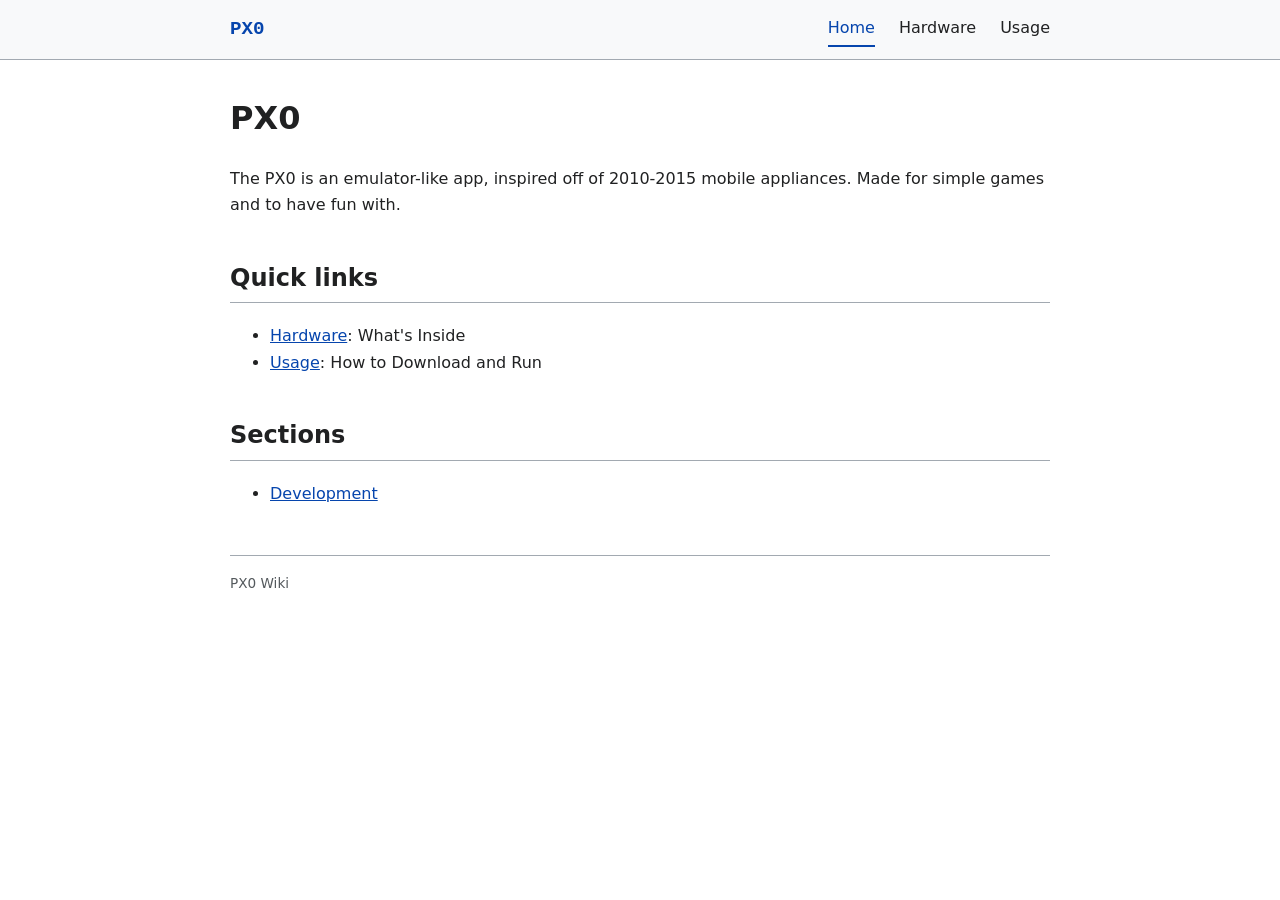
<file: index.html>
<!DOCTYPE html>
<html lang="en">
<head>
  <meta charset="UTF-8">
  <meta name="viewport" content="width=device-width, initial-scale=1">
  <title>PX0 Wiki</title>
  <link rel="stylesheet" href="style.css">
</head>
<body>

  <!-- Top bar: same on every page. Move class "active" to the current page. -->
  <header class="topbar">
    <div class="inner">
      <a class="logo" href="index.html">PX0</a>
      <a class="nav active" href="index.html">Home</a>
      <a class="nav" href="hardware.html">Hardware</a>
      <a class="nav" href="usage.html">Usage</a>
    </div>
  </header>

  <main>
    <h1>PX0</h1>
    <p>The PX0 is an emulator-like app, inspired off of 2010-2015 mobile appliances. Made for simple games and to have fun with.</p>

    <h2>Quick links</h2>
    <ul>
      <li><a href="hardware.html">Hardware</a>: <span>What's Inside</span></li>
      <li><a href="usage.html">Usage</a>: <span>How to Download and Run</span></li>
    </ul>
	
	<h2>Sections</h2>
    <ul>
      <li><a href="scdev.html">Development</a></li>
    </ul>

    <footer>PX0 Wiki</footer>
  </main>

</body>
</html>
</file>
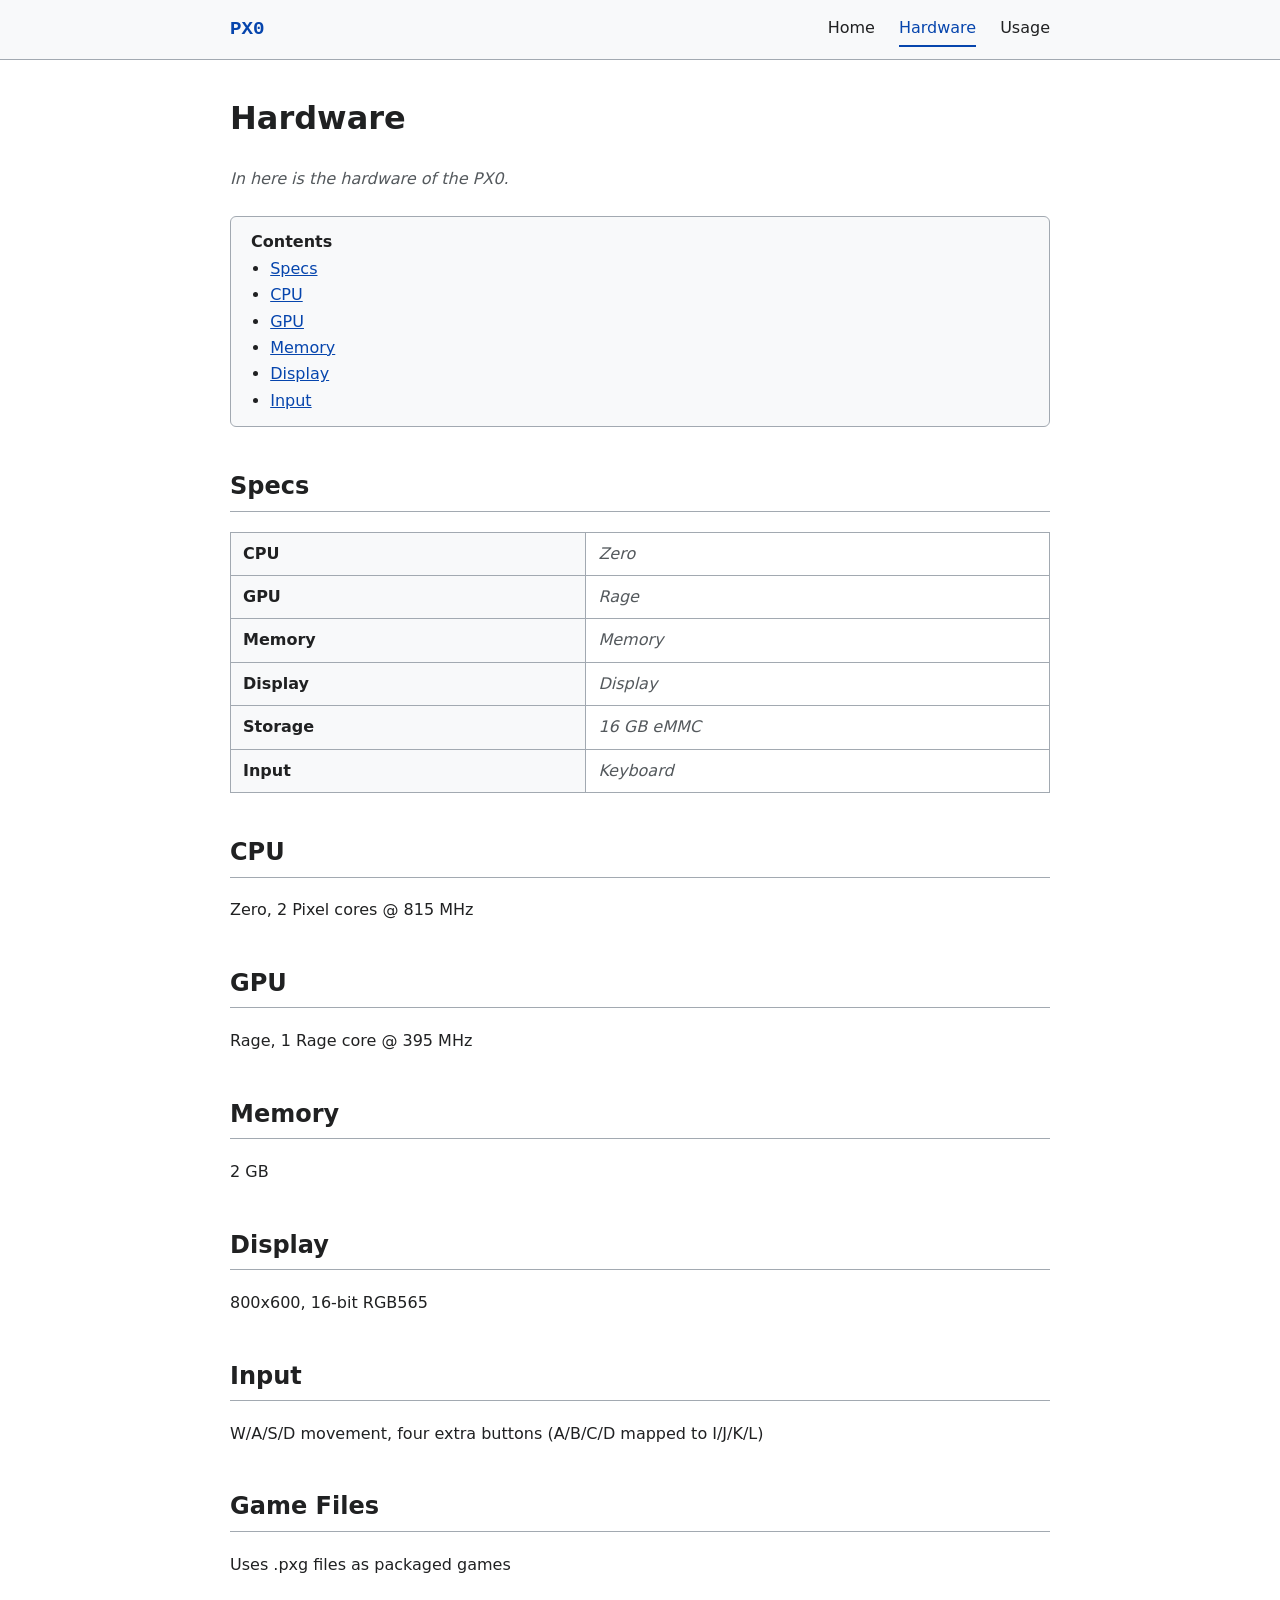
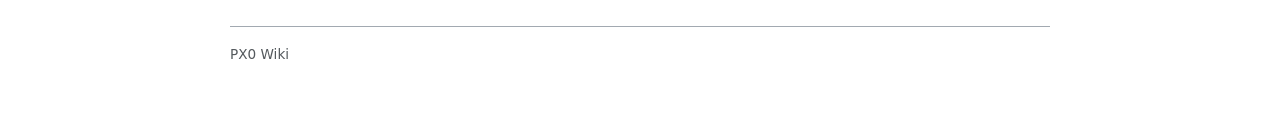
<file: hardware.html>
<!DOCTYPE html>
<html lang="en">
<head>
  <meta charset="UTF-8">
  <meta name="viewport" content="width=device-width, initial-scale=1">
  <title>Hardware - PX0 Wiki</title>
  <link rel="stylesheet" href="style.css">
</head>
<body>

  <header class="topbar">
    <div class="inner">
      <a class="logo" href="index.html">PX0</a>
      <a class="nav" href="index.html">Home</a>
      <a class="nav active" href="hardware.html">Hardware</a>
      <a class="nav" href="usage.html">Usage</a>
    </div>
  </header>

  <main>
    <h1>Hardware</h1>
    <p class="placeholder">In here is the hardware of the PX0.</p>

    <!-- Contents: add a line here for each section below -->
    <nav class="toc">
      <strong>Contents</strong>
      <ul>
        <li><a href="#specs">Specs</a></li>
        <li><a href="#cpu">CPU</a></li>
		<li><a href="#gpu">GPU</a></li>
        <li><a href="#memory">Memory</a></li>
        <li><a href="#display">Display</a></li>
        <li><a href="#input">Input</a></li>
      </ul>
    </nav>

    <h2 id="specs">Specs</h2>
    <table>
      <tbody>
        <tr><th>CPU</th>     <td class="placeholder">Zero</td></tr>
		<tr><th>GPU</th>     <td class="placeholder">Rage</td></tr>
        <tr><th>Memory</th>  <td class="placeholder">Memory</td></tr>
        <tr><th>Display</th> <td class="placeholder">Display</td></tr>
        <tr><th>Storage</th> <td class="placeholder">16 GB eMMC</td></tr>
        <tr><th>Input</th>   <td class="placeholder">Keyboard</td></tr>
      </tbody>
    </table>

    <h2 id="cpu">CPU</h2>
    <p>Zero, 2 Pixel cores @ 815 MHz</p>

	<h2 id="gpu">GPU</h2>
    <p>Rage, 1 Rage core @ 395 MHz</p>

    <h2 id="memory">Memory</h2>
    <p>2 GB</p>

    <h2 id="display">Display</h2>
    <p>800x600, 16-bit RGB565</p>

    <h2 id="input">Input</h2>
    <p>W/A/S/D movement, four extra buttons (A/B/C/D mapped to I/J/K/L)</p>

	<h2 id="new-section">Game Files</h2>
    <p>Uses .pxg files as packaged games</p>

    <!--
      NEW SECTION: copy this block, paste it above the footer,
      then add a matching link to the Contents list at the top.

      <h2 id="new-section">New Section</h2>
      <p>Text goes here.</p>
    -->

    <footer>PX0 Wiki</footer>
  </main>

</body>
</html>
</file>
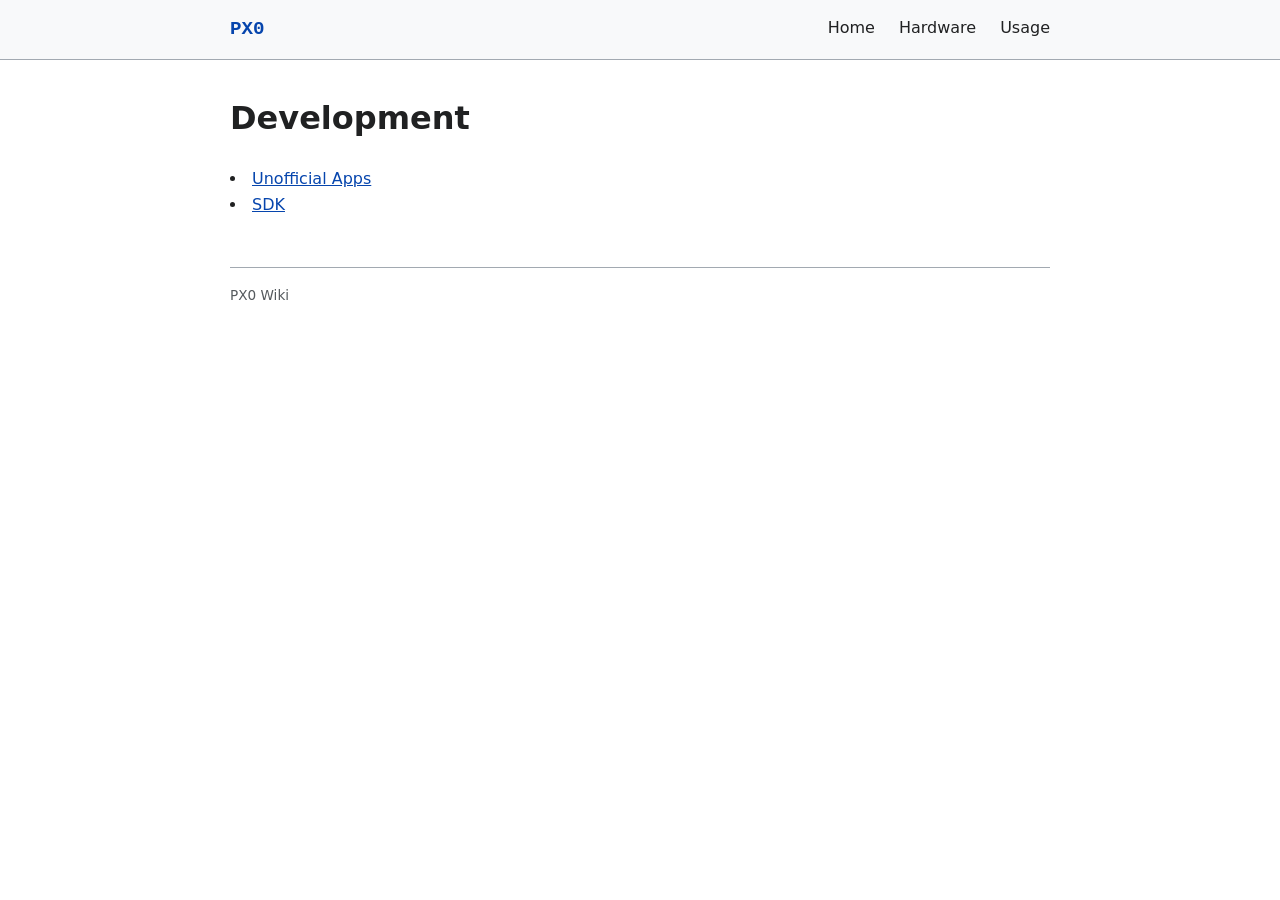
<file: scdev.html>
<!DOCTYPE html>
<html lang="en">
<head>
  <meta charset="UTF-8">
  <meta name="viewport" content="width=device-width, initial-scale=1">
  <title>Development - PX0 Wiki</title>
  <link rel="stylesheet" href="style.css">
</head>
<body>

  <header class="topbar">
    <div class="inner">
      <a class="logo" href="index.html">PX0</a>
      <a class="nav" href="index.html">Home</a>
      <a class="nav" href="hardware.html">Hardware</a>
      <a class="nav" href="usage.html">Usage</a>
    </div>
  </header>

  <main>
    <h1>Development</h1>

    <li><a href="unapp.html">Unofficial Apps</a></li>
	<li><a href="sdk.html">SDK</a></li>

    <footer>PX0 Wiki</footer>
  </main>

</body>
</html>
</file>
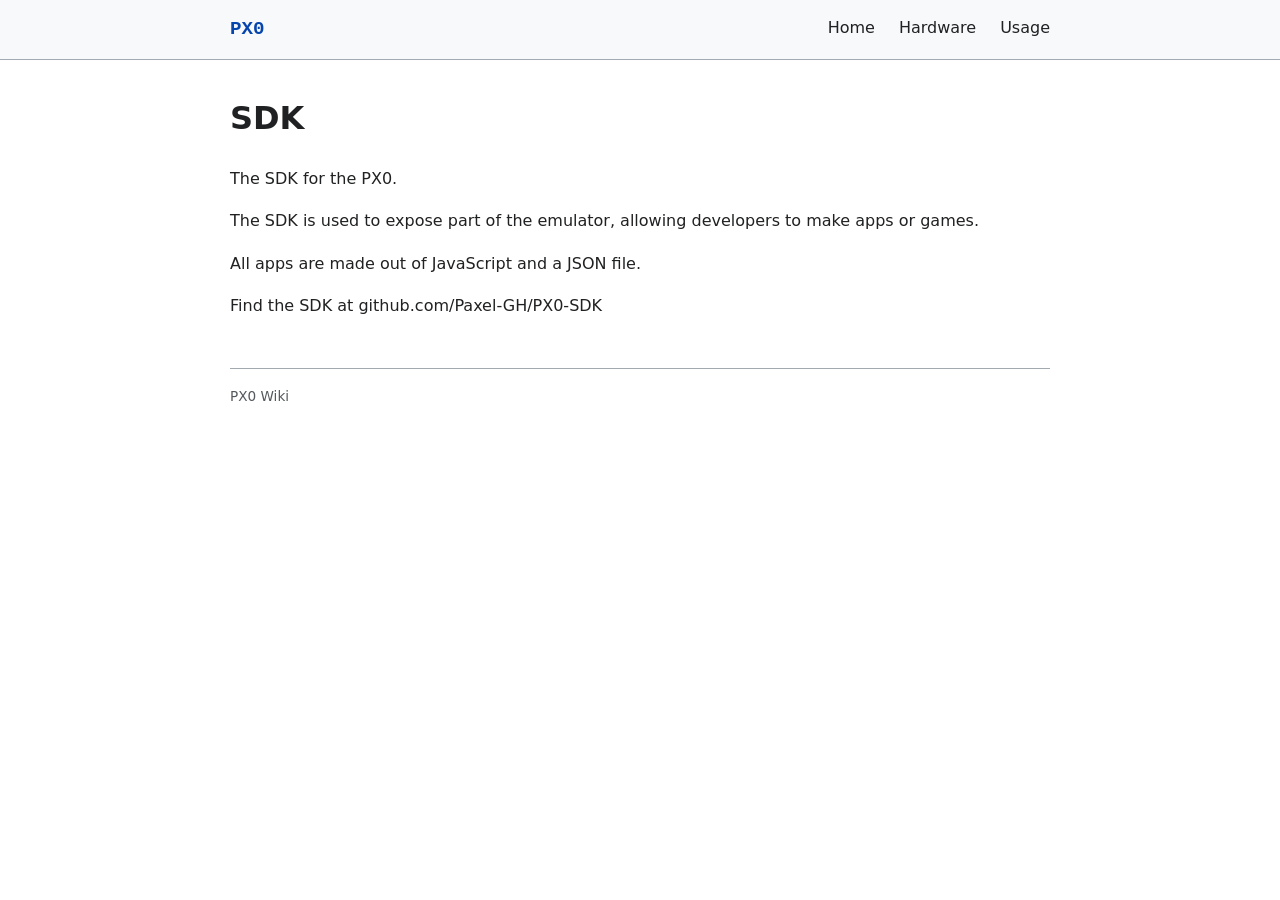
<file: sdk.html>
<!DOCTYPE html>
<html lang="en">
<head>
  <meta charset="UTF-8">
  <meta name="viewport" content="width=device-width, initial-scale=1">
  <title>SDK - PX0 Wiki</title>
  <link rel="stylesheet" href="style.css">
</head>
<body>

  <!-- Top bar: same on every page. Move class "active" to the current page. -->
  <header class="topbar">
    <div class="inner">
      <a class="logo" href="index.html">PX0</a>
      <a class="nav " href="index.html">Home</a>
      <a class="nav" href="hardware.html">Hardware</a>
      <a class="nav" href="usage.html">Usage</a>
    </div>
  </header>

  <main>
    <h1>SDK</h1>
    <p>The SDK for the PX0.</p>
	<p>The SDK is used to expose part of the emulator, allowing developers to make apps or games.</p>
	<p>All apps are made out of JavaScript and a JSON file.</p>
	<p>Find the SDK at github.com/Paxel-GH/PX0-SDK</p>
	
    <footer>PX0 Wiki</footer>
  </main>

</body>
</html>
</file>
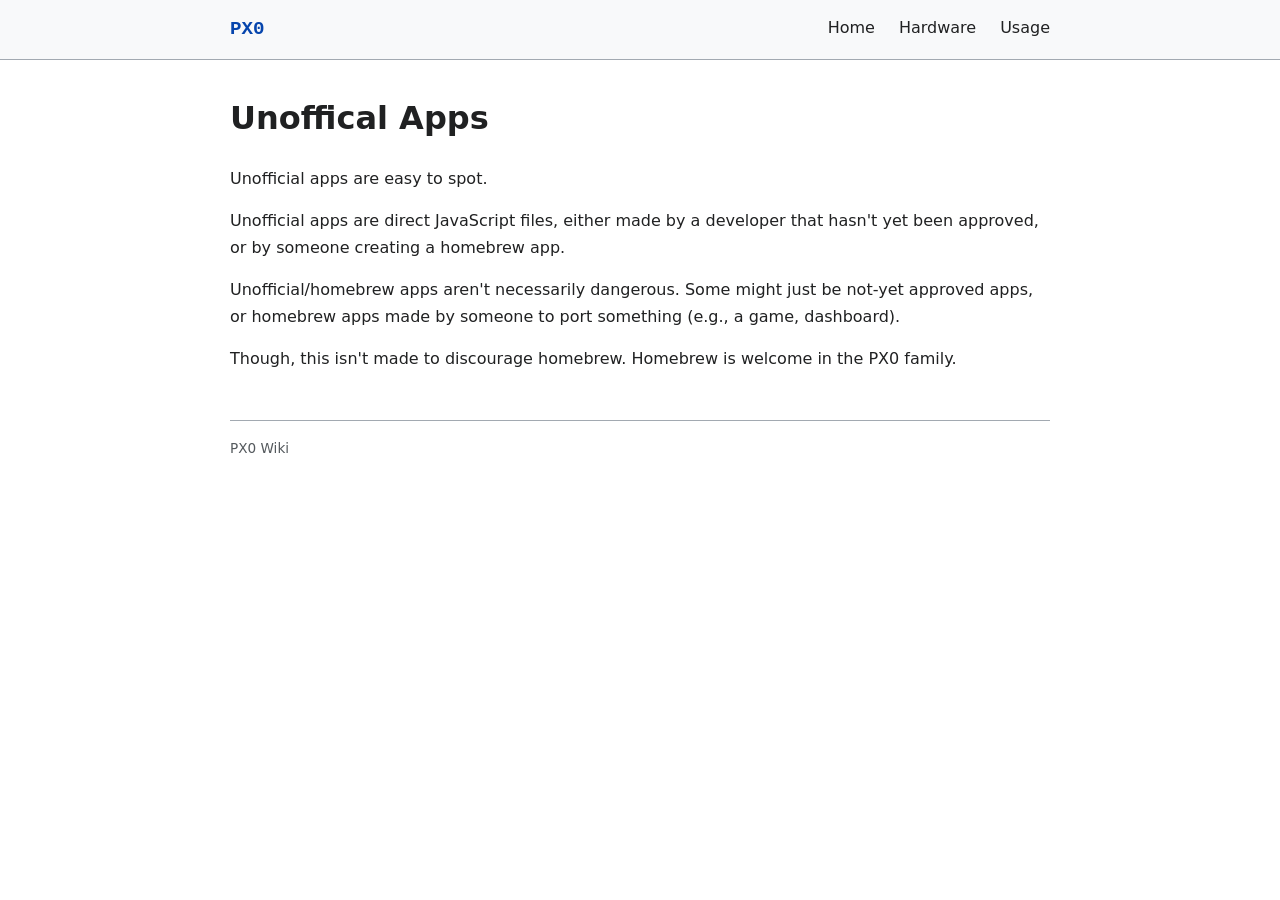
<file: unapp.html>
<!DOCTYPE html>
<html lang="en">
<head>
  <meta charset="UTF-8">
  <meta name="viewport" content="width=device-width, initial-scale=1">
  <title>Unofficial Apps - PX0 Wiki</title>
  <link rel="stylesheet" href="style.css">
</head>
<body>

  <!-- Top bar: same on every page. Move class "active" to the current page. -->
  <header class="topbar">
    <div class="inner">
      <a class="logo" href="index.html">PX0</a>
      <a class="nav " href="index.html">Home</a>
      <a class="nav" href="hardware.html">Hardware</a>
      <a class="nav" href="usage.html">Usage</a>
    </div>
  </header>

  <main>
    <h1>Unoffical Apps</h1>
    <p>Unofficial apps are easy to spot.</p>
	<p>Unofficial apps are direct JavaScript files, either made by a developer that hasn't yet been approved, or by someone creating a homebrew app.</p>
	<p>Unofficial/homebrew apps aren't necessarily dangerous. Some might just be not-yet approved apps, or homebrew apps made by someone to port something (e.g., a game, dashboard).</p>
	<p>Though, this isn't made to discourage homebrew. Homebrew is welcome in the PX0 family.</p>
	
    <footer>PX0 Wiki</footer>
  </main>

</body>
</html>
</file>
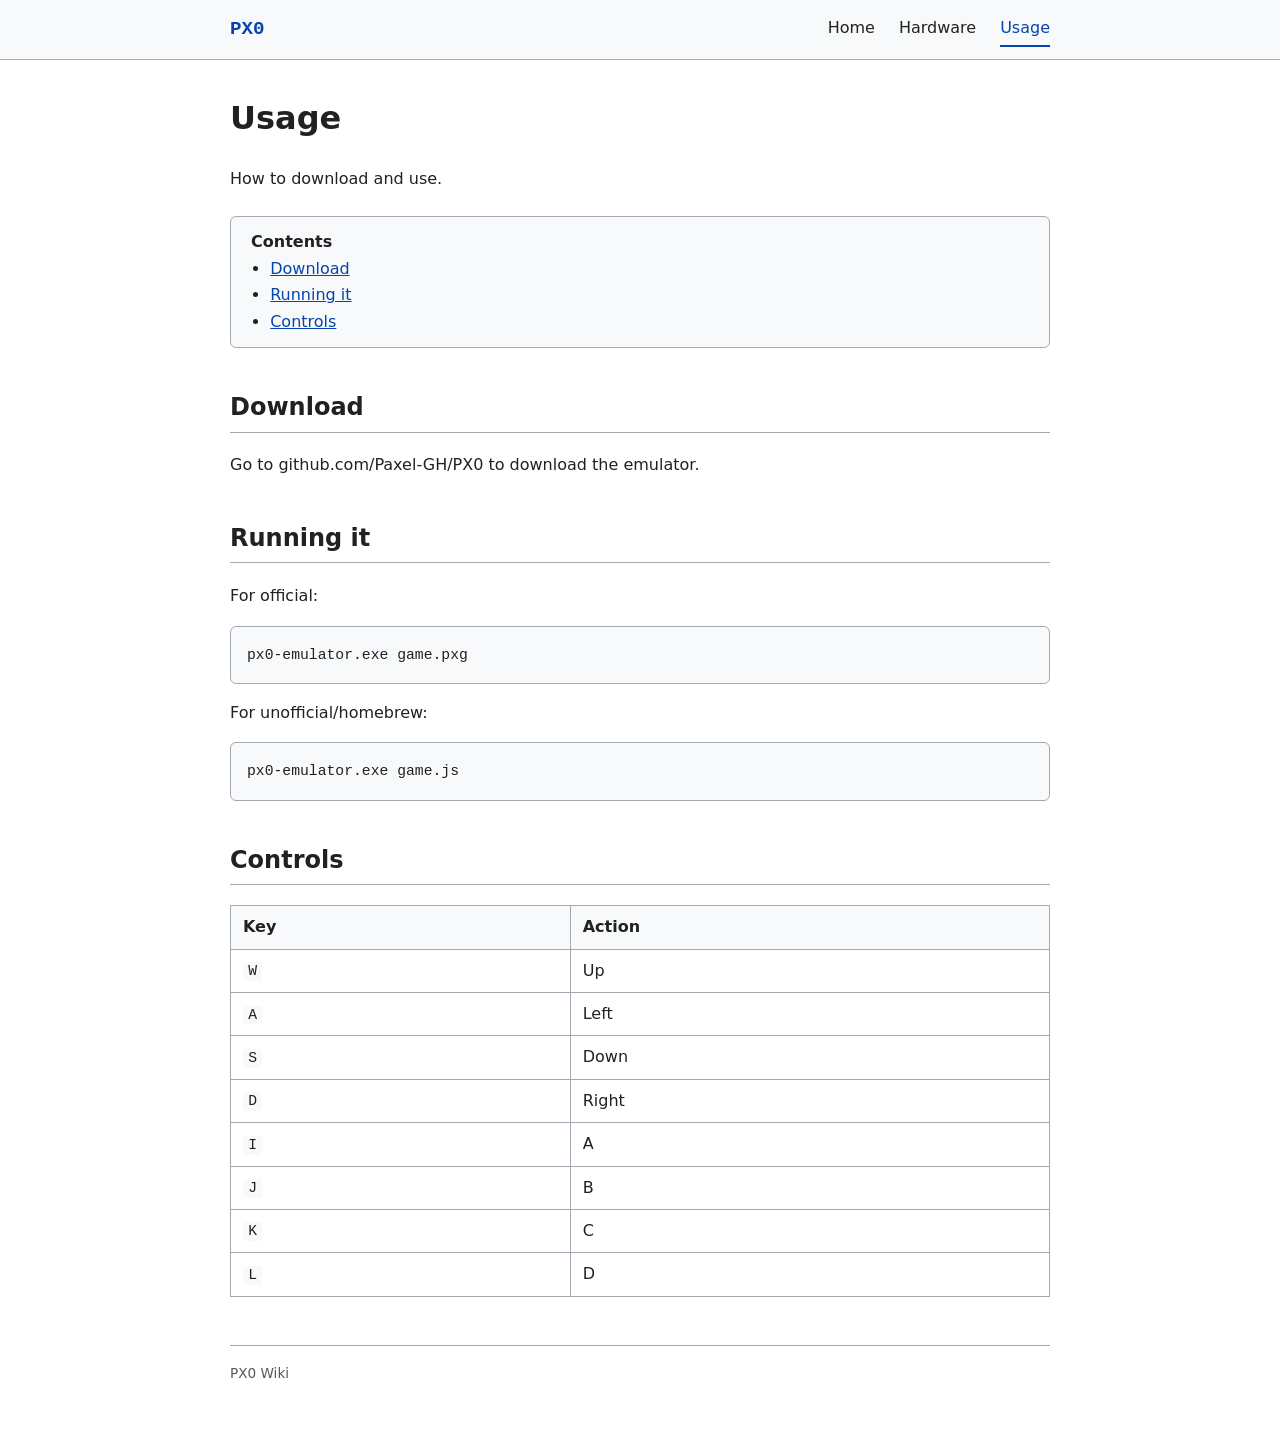
<file: usage.html>
<!DOCTYPE html>
<html lang="en">
<head>
  <meta charset="UTF-8">
  <meta name="viewport" content="width=device-width, initial-scale=1">
  <title>Usage - PX0 Wiki</title>
  <link rel="stylesheet" href="style.css">
</head>
<body>

  <header class="topbar">
    <div class="inner">
      <a class="logo" href="index.html">PX0</a>
      <a class="nav" href="index.html">Home</a>
      <a class="nav" href="hardware.html">Hardware</a>
      <a class="nav active" href="usage.html">Usage</a>
    </div>
  </header>

  <main>
    <h1>Usage</h1>
    <p>How to download and use.</p>

    <nav class="toc">
      <strong>Contents</strong>
      <ul>
        <li><a href="#download">Download</a></li>
        <li><a href="#running">Running it</a></li>
        <li><a href="#controls">Controls</a></li>
      </ul>
    </nav>

    <h2 id="download">Download</h2>
    <p>Go to github.com/Paxel-GH/PX0 to download the emulator.</p>

    <h2 id="running">Running it</h2>
	<p>For official:</p>
    <pre><code>px0-emulator.exe game.pxg</code></pre>
	<p>For unofficial/homebrew:</p>
	<pre><code>px0-emulator.exe game.js</code></pre>

    <h2 id="controls">Controls</h2>
    <table>
      <thead>
        <tr><th>Key</th><th>Action</th></tr>
      </thead>
      <tbody>
        <tr><td><code>W</code></td><td>Up</td></tr>
		<tr><td><code>A</code></td><td>Left</td></tr>
		<tr><td><code>S</code></td><td>Down</td></tr>
		<tr><td><code>D</code></td><td>Right</td></tr>
		<tr><td><code>I</code></td><td>A</td></tr>
		<tr><td><code>J</code></td><td>B</td></tr>
		<tr><td><code>K</code></td><td>C</td></tr>
		<tr><td><code>L</code></td><td>D</td></tr>
      </tbody>
    </table>

    <footer>PX0 Wiki</footer>
  </main>

</body>
</html>
</file>
<file: style.css>
/* PX0 Wiki stylesheet
   Tweak the colors/fonts in :root and everything else follows. */

:root {
  --bg: #FFFFFF;
  --bg-alt: #F8F9FA;
  --text: #202122;
  --text-dim: #54595D;
  --accent: #0645AD;
  --border: #A2A9B1;

  --font-body: system-ui, -apple-system, "Segoe UI", Roboto, sans-serif;
  --font-mono: ui-monospace, "SFMono-Regular", Consolas, "Liberation Mono", monospace;
}

* { box-sizing: border-box; }

html { scroll-behavior: smooth; }

body {
  margin: 0;
  background: var(--bg);
  color: var(--text);
  font-family: var(--font-body);
  line-height: 1.65;
}

a { color: var(--accent); }

/* ---------- Top bar ---------- */

.topbar {
  background: var(--bg-alt);
  border-bottom: 1px solid var(--border);
  position: sticky;
  top: 0;
}

.topbar .inner {
  max-width: 860px;
  margin: 0 auto;
  padding: 0.75rem 1.25rem;
  display: flex;
  align-items: center;
  gap: 1.5rem;
  flex-wrap: wrap;
}

.topbar .logo {
  font-family: var(--font-mono);
  font-weight: bold;
  font-size: 1.2rem;
  color: var(--accent);
  text-decoration: none;
  margin-right: auto;
}

.topbar a.nav {
  color: var(--text);
  text-decoration: none;
  padding: 0.2rem 0;
  border-bottom: 2px solid transparent;
}

.topbar a.nav:hover { border-bottom-color: var(--border); }
.topbar a.nav.active { color: var(--accent); border-bottom-color: var(--accent); }

/* ---------- Content ---------- */

main {
  max-width: 860px;
  margin: 0 auto;
  padding: 2rem 1.25rem 4rem;
}

h1 { margin-top: 0; }

h2 {
  margin-top: 2.5rem;
  padding-bottom: 0.25rem;
  border-bottom: 1px solid var(--border);
}

.toc {
  background: var(--bg-alt);
  border: 1px solid var(--border);
  border-radius: 6px;
  padding: 0.75rem 1.25rem;
  margin: 1.5rem 0;
}

.toc ul { margin: 0; padding-left: 1.2rem; }

code {
  font-family: var(--font-mono);
  background: var(--bg-alt);
  padding: 0.1em 0.35em;
  border-radius: 3px;
  font-size: 0.92em;
}

pre {
  background: var(--bg-alt);
  border: 1px solid var(--border);
  border-radius: 6px;
  padding: 1rem;
  overflow-x: auto;
}

pre code { background: none; padding: 0; }

table {
  border-collapse: collapse;
  width: 100%;
  margin: 1rem 0;
}

th, td {
  border: 1px solid var(--border);
  padding: 0.5rem 0.75rem;
  text-align: left;
}

th { background: var(--bg-alt); }

.placeholder { color: var(--text-dim); font-style: italic; }

footer {
  margin-top: 3rem;
  padding-top: 1rem;
  border-top: 1px solid var(--border);
  color: var(--text-dim);
  font-size: 0.85rem;
}
</file>
